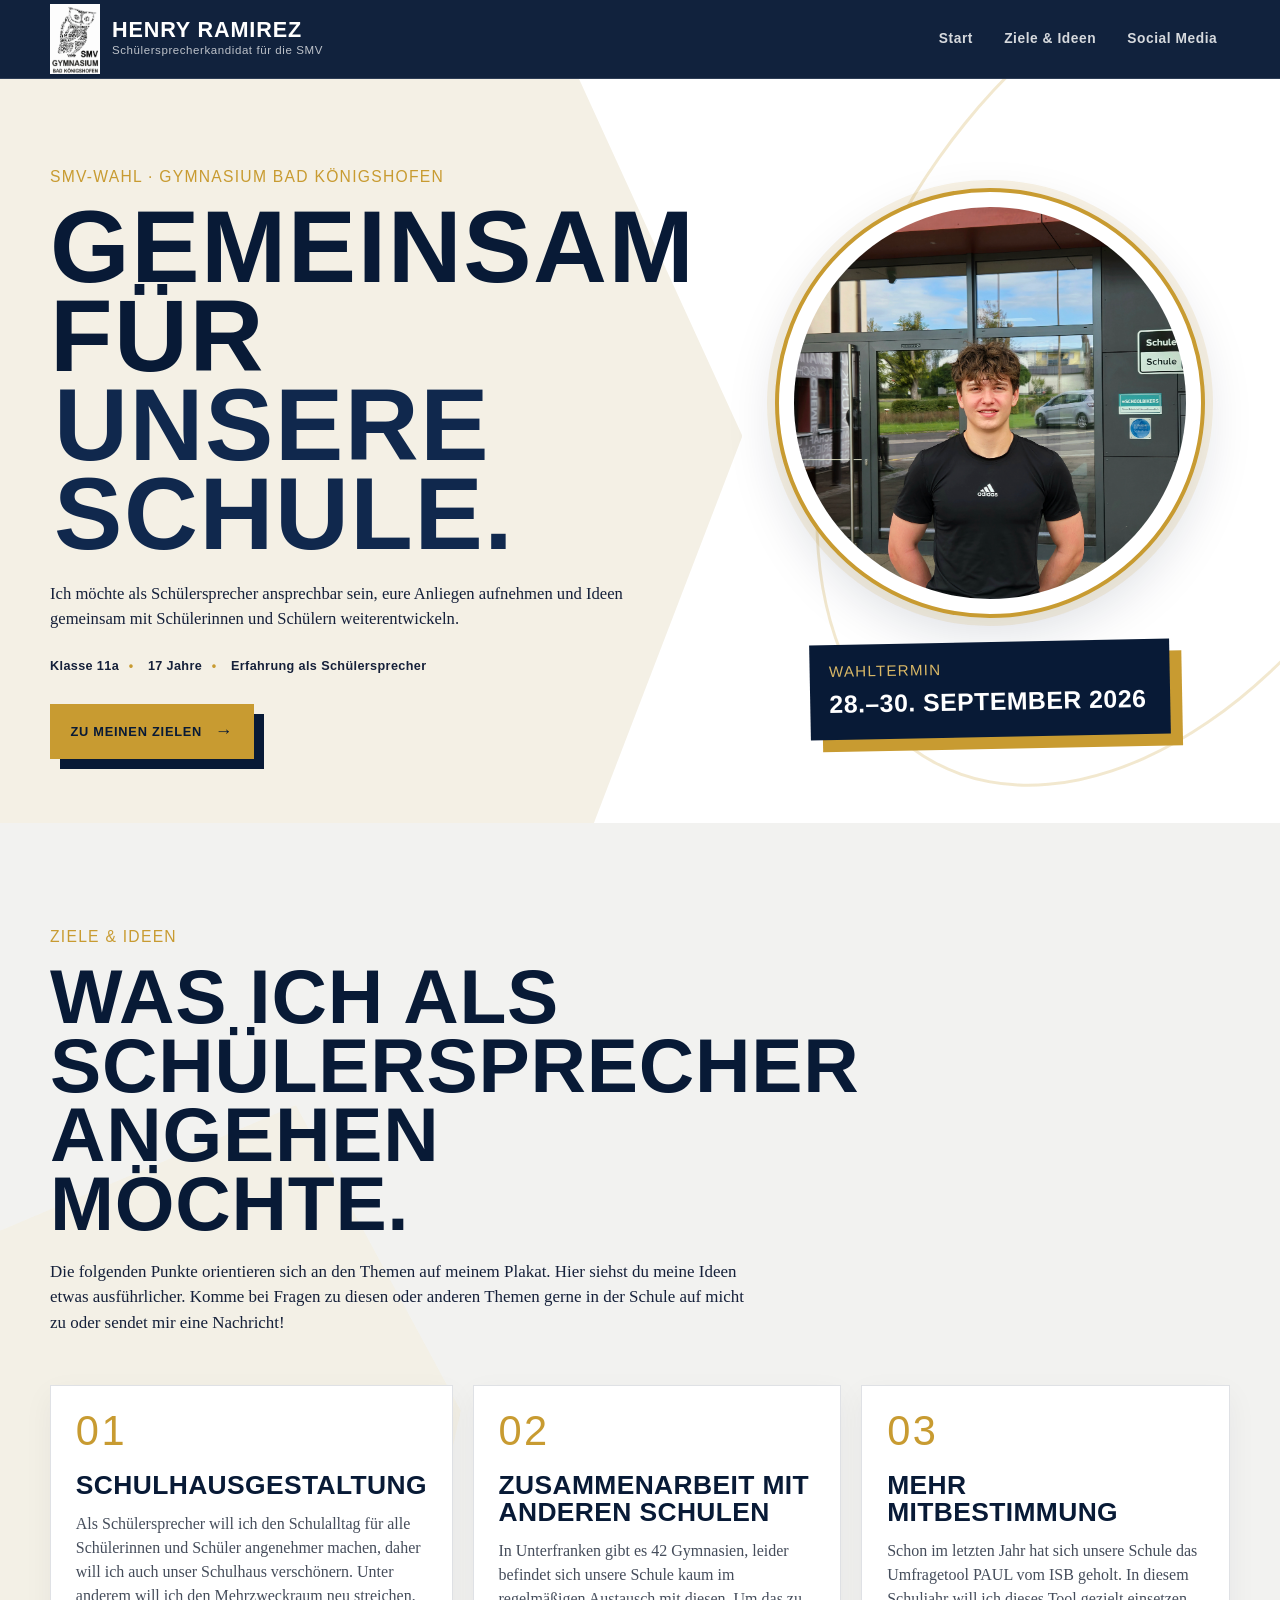
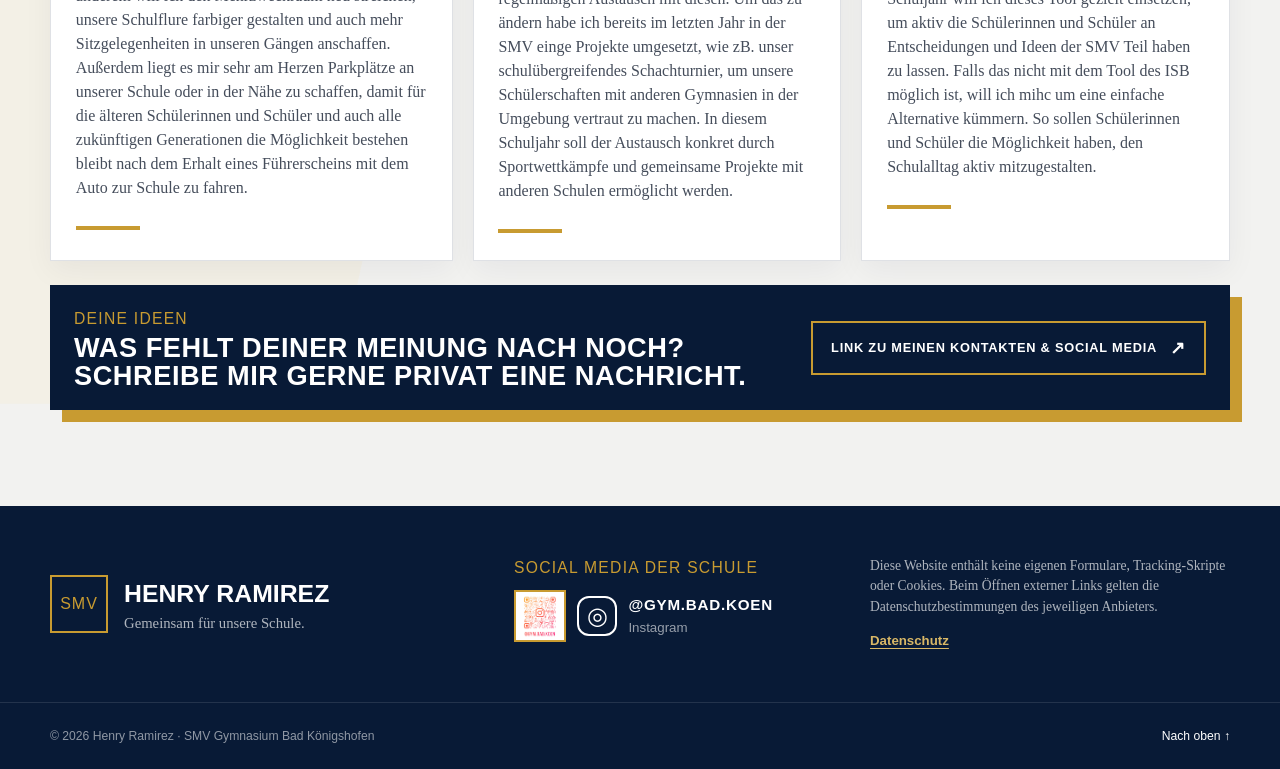
<file: index.html>
<!DOCTYPE html>
<html lang="de">
<head>
  <meta charset="UTF-8">
  <meta name="viewport" content="width=device-width, initial-scale=1.0">
  <meta name="description" content="Henry Ramirez – Informationen zur Kandidatur als Schülersprecher am Gymnasium Bad Königshofen.">
  <title>Henry Ramirez | Gemeinsam für unsere Schule</title>
  <link rel="stylesheet" href="styles.css">
  <link rel="icon" type="image/png" href="11156.png">
  <style>
/* =========================
   HANDY / MOBILE
   ========================= */

@media (max-width: 700px) {

  /* Allgemein */
  html {
    scroll-padding-top: 74px;
  }

  body {
    overflow-x: hidden;
  }

  .container {
    width: min(100% - 2rem, 1180px);
  }


  /* =========================
     HEADER
     ========================= */

  .header-inner {
    min-height: 70px;
    gap: 1rem;
  }

  .brand {
    gap: .55rem;
  }

  .brand-logo {
    width: 38px;
    height: 38px;
  }

  .brand-copy strong {
    font-size: 1.05rem;
  }

  .brand-copy small {
    display: none;
  }

  /* Burger-Menü */
  .burger {
    display: grid;
    place-items: center;
    gap: 5px;
    width: 42px;
    height: 42px;
    flex-shrink: 0;
    cursor: pointer;
  }

  .burger span {
    display: block;
    width: 23px;
    height: 2px;
    background: var(--white);
    transition:
      transform .25s ease,
      opacity .2s ease;
  }

  /* Burger → X */
  .nav-toggle:checked + .burger span:nth-child(1) {
    transform: translateY(7px) rotate(45deg);
  }

  .nav-toggle:checked + .burger span:nth-child(2) {
    opacity: 0;
  }

  .nav-toggle:checked + .burger span:nth-child(3) {
    transform: translateY(-7px) rotate(-45deg);
  }

  /* Mobile Navigation */
  .main-nav {
    position: absolute;
    top: calc(100% + 8px);
    left: 1rem;
    right: 1rem;

    display: grid;
    gap: .2rem;

    padding: .55rem;

    background: var(--navy);
    border: 1px solid rgba(255,255,255,.12);
    box-shadow: 0 18px 40px rgba(8,26,54,.25);

    opacity: 0;
    pointer-events: none;
    transform: translateY(-10px);

    transition:
      opacity .25s ease,
      transform .25s ease;
  }

  .nav-toggle:checked ~ .main-nav {
    opacity: 1;
    pointer-events: auto;
    transform: translateY(0);
  }

  .main-nav a {
    padding: .9rem 1rem;
    font-size: .85rem;
  }


  /* =========================
     HERO
     ========================= */

  .hero {
    min-height: auto;
  }

  .hero::before {
    width: 100%;
    clip-path: polygon(
      0 0,
      88% 0,
      100% 16%,
      92% 100%,
      0 100%
    );
  }

  .hero-diagonal {
    right: -35vw;
    top: -5vh;
    width: 75vw;
    height: 110vw;
    opacity: .25;
  }

  .hero-grid {
    min-height: auto;

    display: grid;
    grid-template-columns: 1fr;

    gap: 2.8rem;

    padding-top: 3.2rem;
    padding-bottom: 3.8rem;
  }

  .hero-content {
    width: 100%;
  }

  .eyebrow {
    font-size: .82rem;
    margin-bottom: .6rem;
  }

  .hero h1 {
    max-width: 100%;
    font-size: clamp(3.4rem, 17vw, 5rem);
    line-height: .88;
    word-break: normal;
  }

  .hero-lead {
    margin-top: 1.2rem;
    max-width: 100%;
    font-size: 1rem;
    line-height: 1.55;
  }

  .hero-facts {
    display: grid;
    gap: .4rem;
    margin-top: 1.3rem;
    font-size: .78rem;
  }

  .hero-facts span:not(:last-child)::after {
    display: none;
  }

  .button {
    width: 100%;
    margin-top: 1.5rem;
  }

  .button-gold {
    box-shadow: 7px 7px 0 var(--navy);
  }


  /* =========================
     BILD
     ========================= */

  .hero-visual {
    width: 100%;
    justify-items: center;
    gap: 1.5rem;
  }

  .portrait-frame {
    width: min(78vw, 340px);
    padding: 11px;
    border-width: 3px;
    box-shadow:
      0 0 0 6px rgba(200,155,49,.13),
      0 15px 35px rgba(8,26,54,.12);
  }

  .portrait-fallback {
    inset: 11px;
    font-size: 2.2rem;
  }

  .election-card {
    width: min(88vw, 330px);
    padding: .9rem 1rem;
    box-shadow: 8px 8px 0 var(--gold);
  }

  .election-label {
    font-size: .78rem;
  }

  .election-card strong {
    font-size: 1.1rem;
  }


  /* =========================
     ZIELE
     ========================= */

  .ideas {
    padding: 4.2rem 0;
  }

  .ideas::before {
    left: -30%;
    width: 95%;
    height: 60%;
  }

  .section-heading {
    margin-bottom: 2rem;
  }

  .section-heading h2 {
    font-size: clamp(2.8rem, 13vw, 4.3rem);
    line-height: .92;
  }

  .section-heading > p:last-child {
    margin-top: 1rem;
    font-size: 1rem;
  }

  .ideas-grid {
    grid-template-columns: 1fr;
    gap: 1rem;
  }

  .idea-card {
    min-height: auto;
    padding: 1.3rem;
  }

  .idea-number {
    font-size: 2.2rem;
  }

  .idea-card h3 {
    font-size: 1.45rem;
    line-height: 1;
    margin-top: 1rem;
  }

  .idea-card p {
    font-size: .96rem;
    line-height: 1.5;
  }

  /* Hover auf Touch-Geräten vermeiden */
  .idea-card:hover {
    transform: none;
  }

  .idea-line {
    margin-top: 1.25rem;
  }

  .ideas-note {
    align-items: flex-start;
    flex-direction: column;
    gap: 1rem;

    margin-top: 1.2rem;
    padding: 1.2rem;

    box-shadow: 7px 7px 0 var(--gold);
  }

  .ideas-note h3 {
    font-size: 1.45rem;
  }

  .button-outline {
    width: 100%;
  }


  /* =========================
     FOOTER
     ========================= */

  .footer-grid {
    grid-template-columns: 1fr;
    gap: 2rem;
    padding: 2.5rem 0;
  }

  .footer-brand {
    gap: .8rem;
  }

  .footer-mark {
    width: 50px;
    height: 50px;
    font-size: .9rem;
  }

  .footer-brand strong {
    font-size: 1.3rem;
  }

  .footer-brand span {
    font-size: .85rem;
  }

  .instagram-link {
    width: 100%;
  }

  .instagram-qr {
    width: 48px;
    height: 48px;
    flex-basis: 48px;
  }

  .footer-legal p {
    font-size: .82rem;
    line-height: 1.5;
  }

  .footer-bottom-inner {
    min-height: auto;
    padding: .9rem 0;

    display: flex;
    flex-direction: column;
    align-items: flex-start;
    justify-content: center;
    gap: .5rem;
  }

  .footer-bottom-inner p {
    font-size: .7rem;
    line-height: 1.4;
  }
}


/* =========================
   SEHR KLEINE HANDYS
   ========================= */

@media (max-width: 400px) {

  .container {
    width: calc(100% - 1.4rem);
  }

  .header-inner {
    min-height: 66px;
  }

  .brand-copy strong {
    font-size: .95rem;
  }

  .brand-logo {
    width: 34px;
    height: 34px;
  }

  .hero-grid {
    padding-top: 2.7rem;
  }

  .hero h1 {
    font-size: clamp(3rem, 16vw, 4.2rem);
  }

  .hero-lead {
    font-size: .94rem;
  }

  .portrait-frame {
    width: min(82vw, 300px);
  }

  .election-card {
    width: 90vw;
  }

  .section-heading h2 {
    font-size: clamp(2.5rem, 13vw, 3.6rem);
  }

  .idea-card {
    padding: 1.15rem;
  }

  .idea-card h3 {
    font-size: 1.3rem;
  }
}
</style>
</head>
<body>
  <a class="skip-link" href="#main">Zum Inhalt springen</a>

  <header class="site-header">
    <div class="header-inner">
      <a class="brand" href="#start" aria-label="Startseite">
        
        <img
          src="11156.png"
          alt="SMV-Logo des Gymnasiums Bad Königshofen"
          width="50"
          height="70"
        >
        <span class="brand-copy">
          <strong>Henry Ramirez</strong>
          <small>Schülersprecherkandidat für die SMV</small>
        </span>
      </a>

      <input class="nav-toggle" type="checkbox" id="nav-toggle" aria-label="Menü öffnen oder schließen">
      <label class="burger" for="nav-toggle" aria-label="Navigationsmenü öffnen">
        <span></span>
        <span></span>
        <span></span>
      </label>

      <nav class="main-nav" aria-label="Hauptnavigation">
        <a href="#start">Start</a>
        <a href="#ziele">Ziele &amp; Ideen</a>
        <a href="#social">Social Media</a>
      </nav>
    </div>
  </header>

  <main id="main">
    <!-- ================= HERO ================= -->
    <section class="hero section" id="start">
      <div class="hero-diagonal" aria-hidden="true"></div>

      <div class="container hero-grid">
        <div class="hero-content reveal-up">
          <p class="eyebrow">SMV-Wahl · Gymnasium Bad Königshofen</p>
          <h1>Gemeinsam für<br><span>unsere Schule.</span></h1>
          <p class="hero-lead">
            Ich möchte als Schülersprecher ansprechbar sein, eure Anliegen aufnehmen
            und Ideen gemeinsam mit Schülerinnen und Schülern weiterentwickeln.
          </p>

          <div class="hero-facts" aria-label="Kurzinfos">
            <span>Klasse 11a</span>
            <span>17 Jahre</span>
            <span>Erfahrung als Schülersprecher</span>
          </div>

          <a class="button button-gold" href="#ziele">
            Zu meinen Zielen
            <span aria-hidden="true">→</span>
          </a>
        </div>

        <div class="hero-visual reveal-in">
          <div class="portrait-frame">
            
            <img
              src="20260917_153658(0) (1).jpg"
              alt="Porträtfoto von Henry Ramirez vor dem Gymnasium Bad Königshofen"
            >
            <div class="portrait-fallback" aria-hidden="true">
              <span>HENRY<br>RAMIREZ</span>
            </div>
          </div>

          <div class="election-card">
            <span class="election-label">Wahltermin</span>
            <strong>28.–30. September 2026</strong>
          </div>
        </div>
      </div>
    </section>

    <!-- ================= ZIELE & IDEEN ================= -->
    <section class="ideas section" id="ziele">
      <div class="container">
        <div class="section-heading reveal-up">
          <p class="eyebrow">Ziele &amp; Ideen</p>
          <h2>Was ich als Schülersprecher angehen möchte.</h2>
          <p>
            Die folgenden Punkte orientieren sich an den Themen auf meinem Plakat. Hier siehst du meine Ideen etwas ausführlicher. Komme bei Fragen zu diesen oder anderen Themen gerne in der Schule auf micht zu oder sendet mir eine Nachricht!
          </p>
        </div>

        <div class="ideas-grid">
          <article class="idea-card reveal-up">
            <div class="idea-number">01</div>
            <h3>Schulhausgestaltung</h3>
            <p>
              Als Schülersprecher will ich den Schulalltag für alle Schülerinnen und Schüler angenehmer machen, daher will ich auch unser Schulhaus verschönern. Unter anderem will ich den Mehrzweckraum neu streichen, unsere Schulflure farbiger gestalten und auch mehr Sitzgelegenheiten in unseren Gängen anschaffen.
              Außerdem liegt es mir sehr am Herzen Parkplätze an unserer Schule oder in der Nähe zu schaffen, damit für die älteren Schülerinnen und Schüler und auch alle zukünftigen Generationen die Möglichkeit bestehen bleibt nach dem Erhalt eines Führerscheins mit dem Auto zur Schule zu fahren. 
            </p>
            <span class="idea-line" aria-hidden="true"></span>
          </article>

          <article class="idea-card reveal-up delay-1">
            <div class="idea-number">02</div>
            <h3>Zusammenarbeit mit anderen Schulen</h3>
            <p>
              In Unterfranken gibt es 42 Gymnasien, leider befindet sich unsere Schule kaum im regelmäßigen Austausch mit diesen.
              Um das zu ändern habe ich bereits im letzten Jahr in der SMV einge Projekte umgesetzt, wie zB. unser schulübergreifendes Schachturnier, um unsere Schülerschaften mit anderen Gymnasien in der Umgebung vertraut zu machen. 
              In diesem Schuljahr soll der Austausch konkret durch Sportwettkämpfe und gemeinsame Projekte mit anderen Schulen ermöglicht werden.
            </p>
            <span class="idea-line" aria-hidden="true"></span>
          </article>

          <article class="idea-card reveal-up delay-2">
            <div class="idea-number">03</div>
            <h3>Mehr Mitbestimmung</h3>
            <p>
              Schon im letzten Jahr hat sich unsere Schule das Umfragetool PAUL vom ISB geholt. 
              In diesem Schuljahr will ich dieses Tool gezielt einsetzen, um aktiv die Schülerinnen und Schüler an Entscheidungen und Ideen der SMV Teil haben zu lassen. 
              Falls das nicht mit dem Tool des ISB möglich ist, will ich mihc um eine einfache Alternative kümmern.
              So sollen Schülerinnen und Schüler die Möglichkeit haben, den Schulalltag aktiv mitzugestalten.
            </p>
            <span class="idea-line" aria-hidden="true"></span>
          </article>
        </div>

        <div class="ideas-note reveal-up">
          <div>
            <p class="eyebrow">Deine Ideen</p>
            <h3>Was fehlt deiner Meinung nach noch? Schreibe mir gerne privat eine Nachricht.</h3>
          </div>
          <a class="button button-outline" href="linktree.html">Link zu meinen Kontakten &amp; Social Media <span aria-hidden="true">↗</span></a>
        </div>
      </div>
    </section>
  </main>

  <!-- ================= FOOTER ================= -->
  <footer class="site-footer" id="social">
    <div class="container footer-grid">
      <div class="footer-brand">
        <div class="footer-mark" aria-hidden="true">SMV</div>
        <div>
          <strong>Henry Ramirez</strong>
          <span>Gemeinsam für unsere Schule.</span>
        </div>
      </div>

      <div class="footer-social">
        <p class="footer-kicker">Social Media der Schule</p>
        <a class="instagram-link" href="https://www.instagram.com/gym.bad.koen/" target="_blank" rel="noopener noreferrer">
          <!-- Optional: Lege den QR-Code aus dem Plakat später als images/instagram-qr.jpg ab. -->
          <img class="instagram-qr" src="instagram-qr.jpg" alt="Instagram-QR-Code zum Profil @GYM.BAD.KOEN" onerror="this.style.display='none'">
          <span class="instagram-icon" aria-hidden="true">◎</span>
          <span>
            <strong>@GYM.BAD.KOEN</strong>
            <small>Instagram</small>
          </span>
        </a>
      </div>

      <div class="footer-legal">
        <p>
          Diese Website enthält keine eigenen Formulare, Tracking-Skripte oder Cookies.
          Beim Öffnen externer Links gelten die Datenschutzbestimmungen des jeweiligen Anbieters.
        </p>
        <a href="datenschutz.html">Datenschutz</a>
      </div>
    </div>

    <div class="footer-bottom">
      <div class="container footer-bottom-inner">
        <p>&copy; 2026 Henry Ramirez · SMV Gymnasium Bad Königshofen</p>
        <a href="#start">Nach oben ↑</a>
      </div>
    </div>
  </footer>
</body>
</html>
</file>
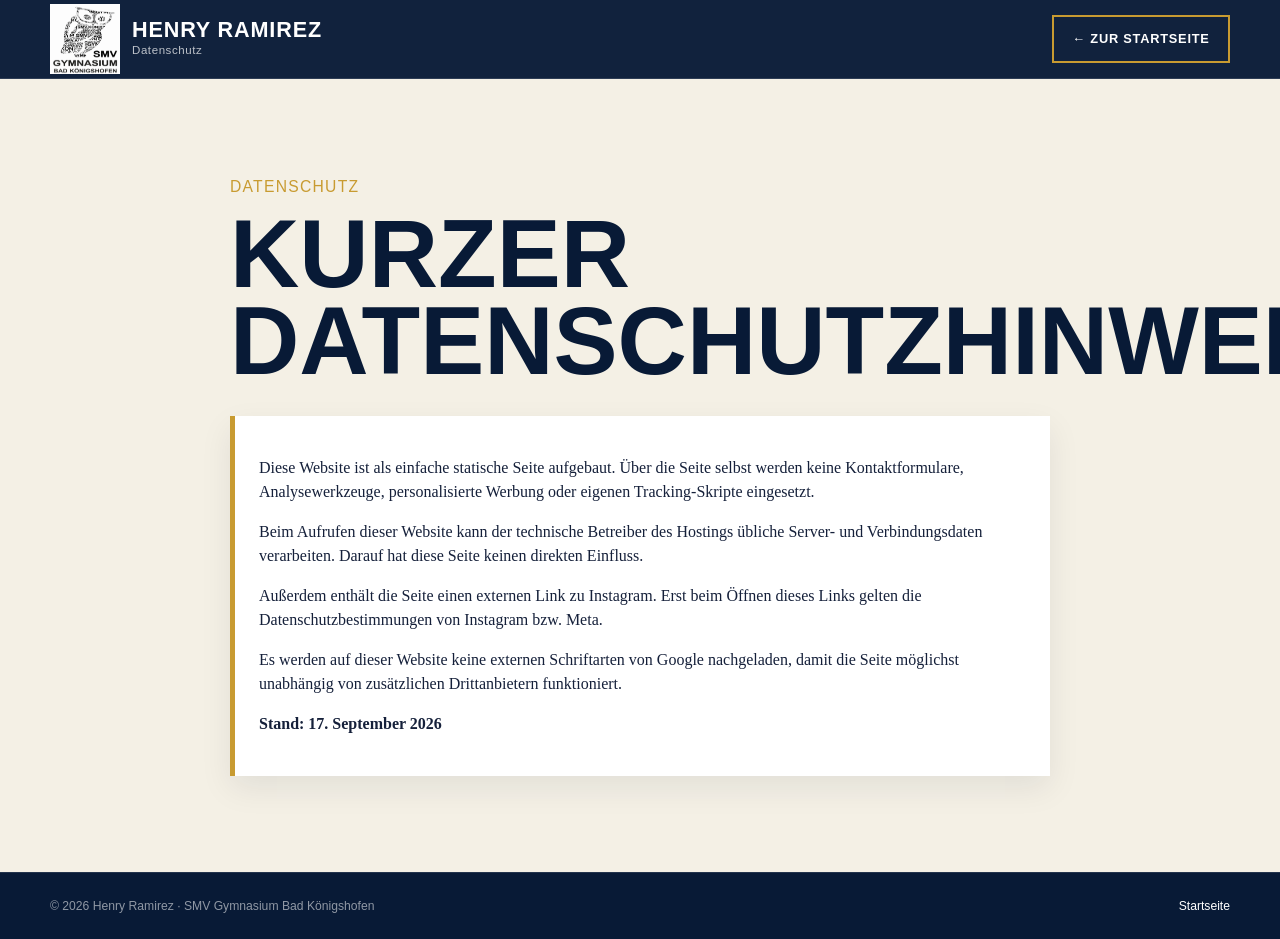
<file: datenschutz.html>
<!DOCTYPE html>
<html lang="de">
<head>
  <meta charset="UTF-8">
  <meta name="viewport" content="width=device-width, initial-scale=1.0">
  <meta name="description" content="Datenschutzhinweise für die Website von Henry Ramirez.">
  <title>Datenschutz | Henry Ramirez</title>
  <link rel="stylesheet" href="styles.css">
</head>
<body>
  <header class="site-header">
    <div class="header-inner">
      <a class="brand" href="index.html" aria-label="Zur Startseite">
       <img
          src="11156.png"
          alt="SMV-Logo des Gymnasiums Bad Königshofen"
          width="70"
          height="70"
        >
        <span class="brand-copy">
          <strong>Henry Ramirez</strong>
          <small>Datenschutz</small>
        </span>
      </a>
      <a class="button button-outline" href="index.html" style="margin:0">← Zur Startseite</a>
    </div>
  </header>

  <main class="section" style="background:#f4f0e5; padding:6rem 0; min-height:70vh;">
    <div class="container" style="max-width:820px;">
      <p class="eyebrow">Datenschutz</p>
      <h1 style="margin:0; color:#081a36; font-family:Impact,Haettenschweiler,'Arial Narrow Bold',sans-serif; font-size:clamp(3.2rem,8vw,6rem); line-height:.9; text-transform:uppercase;">Kurzer Datenschutzhinweis</h1>

      <div style="margin-top:2rem; background:#fff; padding:1.5rem; border-left:5px solid #c89b31; box-shadow:0 12px 30px rgba(8,26,54,.08);">
        <p>Diese Website ist als einfache statische Seite aufgebaut. Über die Seite selbst werden keine Kontaktformulare, Analysewerkzeuge, personalisierte Werbung oder eigenen Tracking-Skripte eingesetzt.</p>
        <p>Beim Aufrufen dieser Website kann der technische Betreiber des Hostings übliche Server- und Verbindungsdaten verarbeiten. Darauf hat diese Seite keinen direkten Einfluss.</p>
        <p>Außerdem enthält die Seite einen externen Link zu Instagram. Erst beim Öffnen dieses Links gelten die Datenschutzbestimmungen von Instagram bzw. Meta.</p>
        <p>Es werden auf dieser Website keine externen Schriftarten von Google nachgeladen, damit die Seite möglichst unabhängig von zusätzlichen Drittanbietern funktioniert.</p>
        <p><strong>Stand: 17. September 2026</strong></p>
      </div>
    </div>
  </main>

  <footer class="site-footer">
    <div class="footer-bottom">
      <div class="container footer-bottom-inner">
        <p>&copy; 2026 Henry Ramirez · SMV Gymnasium Bad Königshofen</p>
        <a href="index.html">Startseite</a>
      </div>
    </div>
  </footer>
</body>
</html>
</file>
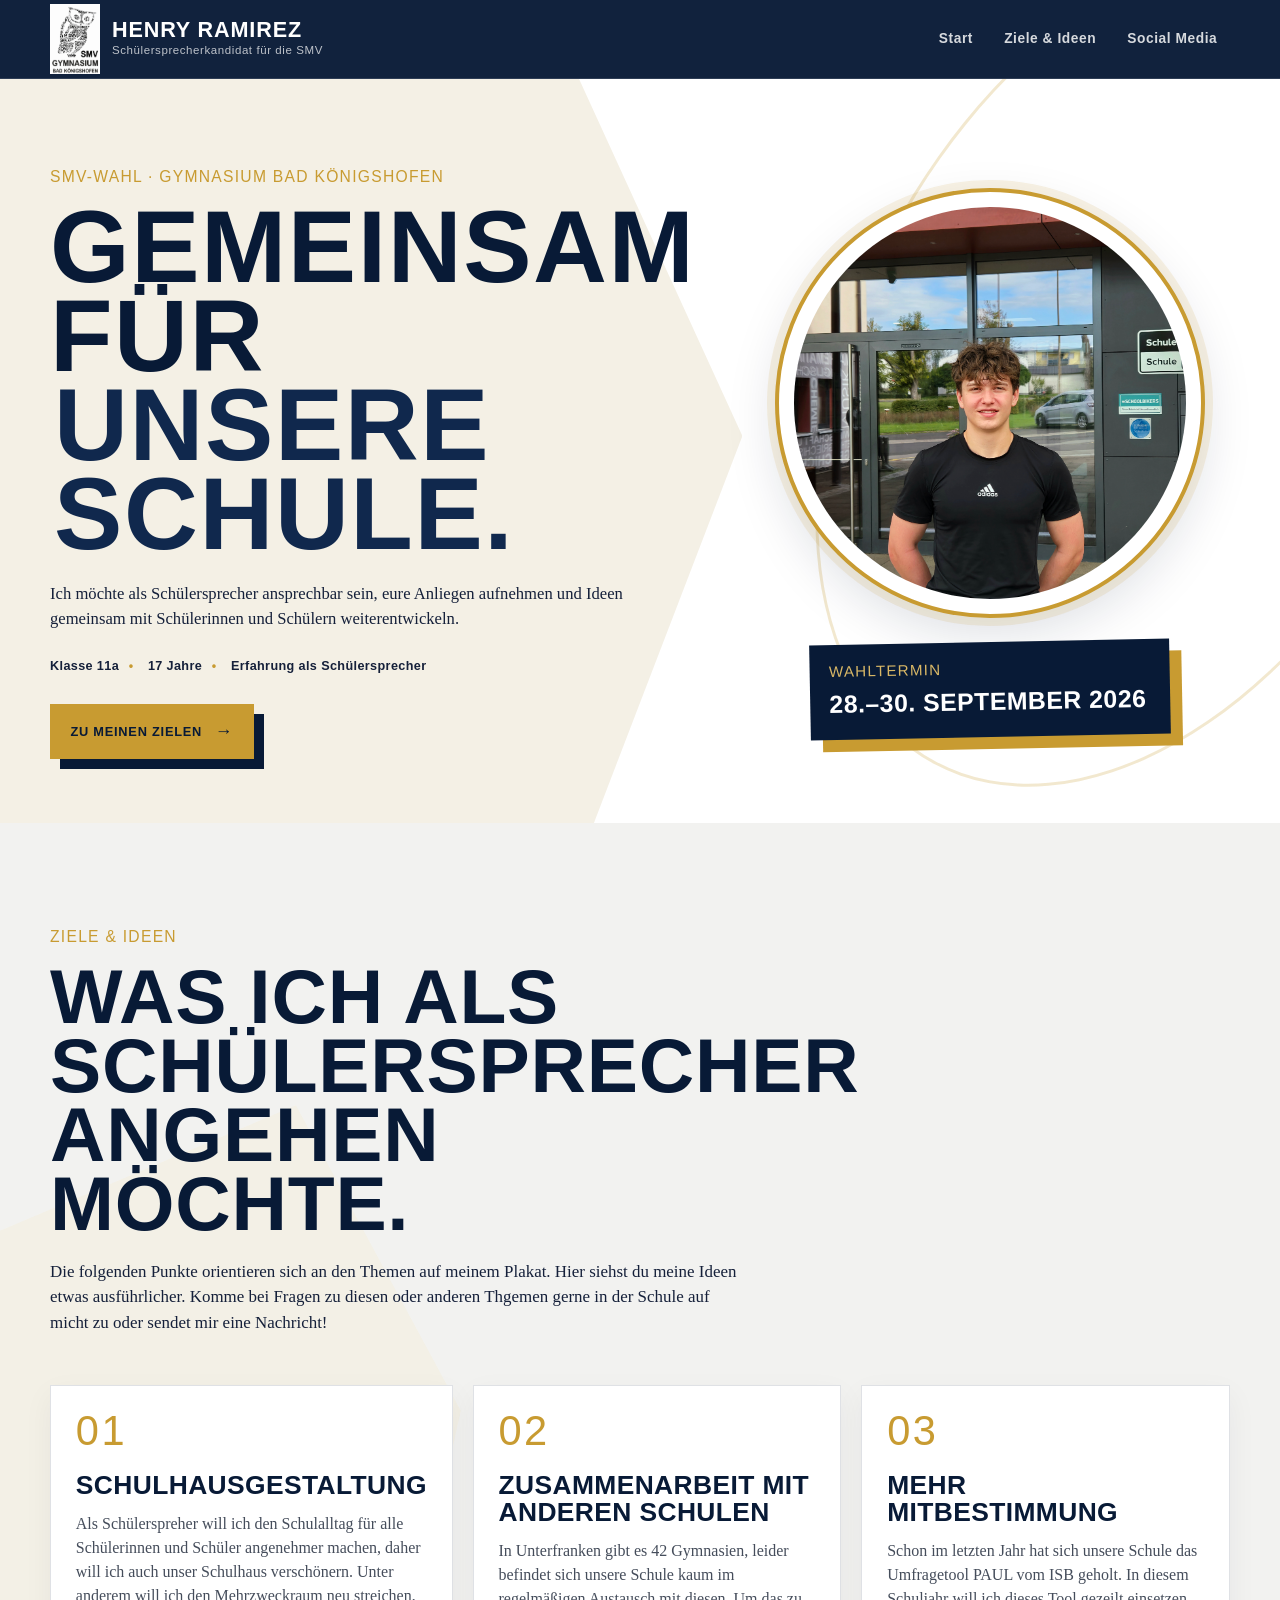
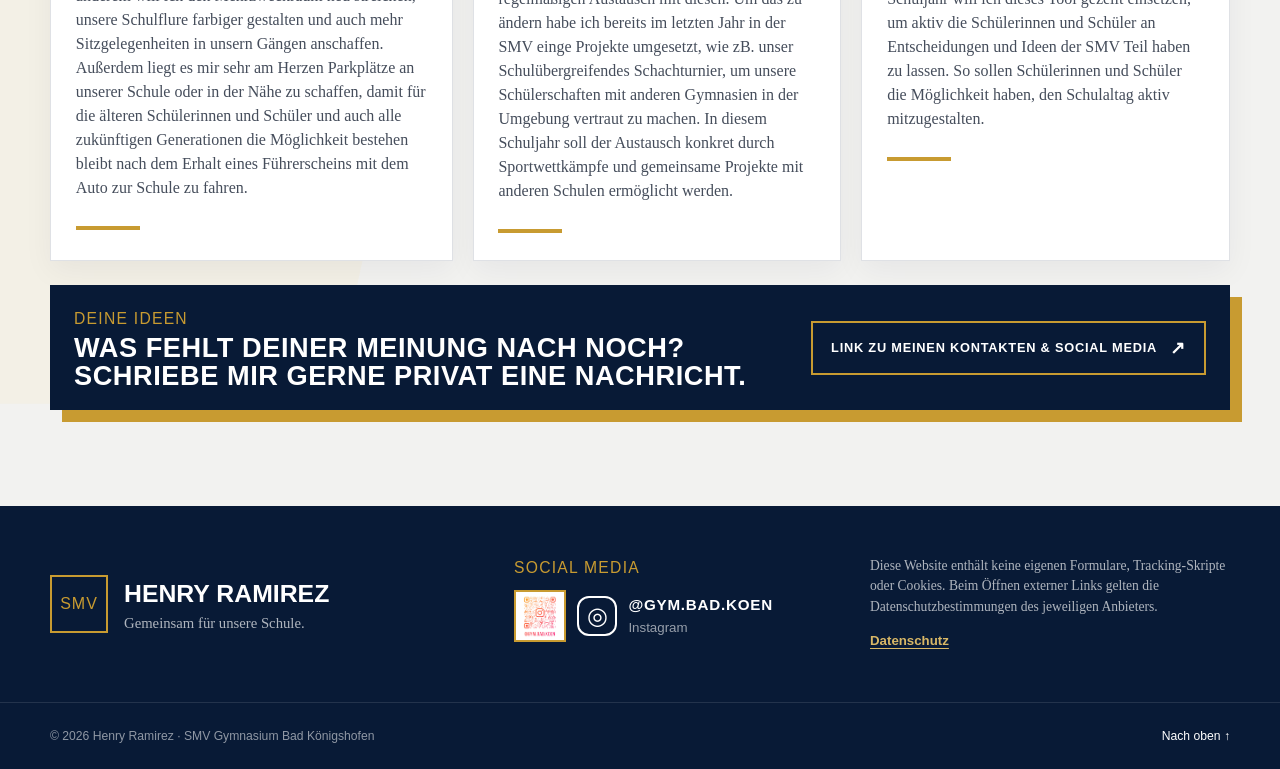
<file: henry-ramirez-wahlkampf.html>
<!DOCTYPE html>
<html lang="de">
<head>
  <meta charset="UTF-8">
  <meta name="viewport" content="width=device-width, initial-scale=1.0">
  <meta name="description" content="Henry Ramirez – Informationen zur Kandidatur als Schülersprecher am Gymnasium Bad Königshofen.">
  <title>Henry Ramirez | Gemeinsam für unsere Schule</title>
  <link rel="stylesheet" href="styles.css">
  <link rel="11156.png" />
  <style>
/* =========================
   HANDY / MOBILE
   ========================= */

@media (max-width: 700px) {

  /* Allgemein */
  html {
    scroll-padding-top: 74px;
  }

  body {
    overflow-x: hidden;
  }

  .container {
    width: min(100% - 2rem, 1180px);
  }


  /* =========================
     HEADER
     ========================= */

  .header-inner {
    min-height: 70px;
    gap: 1rem;
  }

  .brand {
    gap: .55rem;
  }

  .brand-logo {
    width: 38px;
    height: 38px;
  }

  .brand-copy strong {
    font-size: 1.05rem;
  }

  .brand-copy small {
    display: none;
  }

  /* Burger-Menü */
  .burger {
    display: grid;
    place-items: center;
    gap: 5px;
    width: 42px;
    height: 42px;
    flex-shrink: 0;
    cursor: pointer;
  }

  .burger span {
    display: block;
    width: 23px;
    height: 2px;
    background: var(--white);
    transition:
      transform .25s ease,
      opacity .2s ease;
  }

  /* Burger → X */
  .nav-toggle:checked + .burger span:nth-child(1) {
    transform: translateY(7px) rotate(45deg);
  }

  .nav-toggle:checked + .burger span:nth-child(2) {
    opacity: 0;
  }

  .nav-toggle:checked + .burger span:nth-child(3) {
    transform: translateY(-7px) rotate(-45deg);
  }

  /* Mobile Navigation */
  .main-nav {
    position: absolute;
    top: calc(100% + 8px);
    left: 1rem;
    right: 1rem;

    display: grid;
    gap: .2rem;

    padding: .55rem;

    background: var(--navy);
    border: 1px solid rgba(255,255,255,.12);
    box-shadow: 0 18px 40px rgba(8,26,54,.25);

    opacity: 0;
    pointer-events: none;
    transform: translateY(-10px);

    transition:
      opacity .25s ease,
      transform .25s ease;
  }

  .nav-toggle:checked ~ .main-nav {
    opacity: 1;
    pointer-events: auto;
    transform: translateY(0);
  }

  .main-nav a {
    padding: .9rem 1rem;
    font-size: .85rem;
  }


  /* =========================
     HERO
     ========================= */

  .hero {
    min-height: auto;
  }

  .hero::before {
    width: 100%;
    clip-path: polygon(
      0 0,
      88% 0,
      100% 16%,
      92% 100%,
      0 100%
    );
  }

  .hero-diagonal {
    right: -35vw;
    top: -5vh;
    width: 75vw;
    height: 110vw;
    opacity: .25;
  }

  .hero-grid {
    min-height: auto;

    display: grid;
    grid-template-columns: 1fr;

    gap: 2.8rem;

    padding-top: 3.2rem;
    padding-bottom: 3.8rem;
  }

  .hero-content {
    width: 100%;
  }

  .eyebrow {
    font-size: .82rem;
    margin-bottom: .6rem;
  }

  .hero h1 {
    max-width: 100%;
    font-size: clamp(3.4rem, 17vw, 5rem);
    line-height: .88;
    word-break: normal;
  }

  .hero-lead {
    margin-top: 1.2rem;
    max-width: 100%;
    font-size: 1rem;
    line-height: 1.55;
  }

  .hero-facts {
    display: grid;
    gap: .4rem;
    margin-top: 1.3rem;
    font-size: .78rem;
  }

  .hero-facts span:not(:last-child)::after {
    display: none;
  }

  .button {
    width: 100%;
    margin-top: 1.5rem;
  }

  .button-gold {
    box-shadow: 7px 7px 0 var(--navy);
  }


  /* =========================
     BILD
     ========================= */

  .hero-visual {
    width: 100%;
    justify-items: center;
    gap: 1.5rem;
  }

  .portrait-frame {
    width: min(78vw, 340px);
    padding: 11px;
    border-width: 3px;
    box-shadow:
      0 0 0 6px rgba(200,155,49,.13),
      0 15px 35px rgba(8,26,54,.12);
  }

  .portrait-fallback {
    inset: 11px;
    font-size: 2.2rem;
  }

  .election-card {
    width: min(88vw, 330px);
    padding: .9rem 1rem;
    box-shadow: 8px 8px 0 var(--gold);
  }

  .election-label {
    font-size: .78rem;
  }

  .election-card strong {
    font-size: 1.1rem;
  }


  /* =========================
     ZIELE
     ========================= */

  .ideas {
    padding: 4.2rem 0;
  }

  .ideas::before {
    left: -30%;
    width: 95%;
    height: 60%;
  }

  .section-heading {
    margin-bottom: 2rem;
  }

  .section-heading h2 {
    font-size: clamp(2.8rem, 13vw, 4.3rem);
    line-height: .92;
  }

  .section-heading > p:last-child {
    margin-top: 1rem;
    font-size: 1rem;
  }

  .ideas-grid {
    grid-template-columns: 1fr;
    gap: 1rem;
  }

  .idea-card {
    min-height: auto;
    padding: 1.3rem;
  }

  .idea-number {
    font-size: 2.2rem;
  }

  .idea-card h3 {
    font-size: 1.45rem;
    line-height: 1;
    margin-top: 1rem;
  }

  .idea-card p {
    font-size: .96rem;
    line-height: 1.5;
  }

  /* Hover auf Touch-Geräten vermeiden */
  .idea-card:hover {
    transform: none;
  }

  .idea-line {
    margin-top: 1.25rem;
  }

  .ideas-note {
    align-items: flex-start;
    flex-direction: column;
    gap: 1rem;

    margin-top: 1.2rem;
    padding: 1.2rem;

    box-shadow: 7px 7px 0 var(--gold);
  }

  .ideas-note h3 {
    font-size: 1.45rem;
  }

  .button-outline {
    width: 100%;
  }


  /* =========================
     FOOTER
     ========================= */

  .footer-grid {
    grid-template-columns: 1fr;
    gap: 2rem;
    padding: 2.5rem 0;
  }

  .footer-brand {
    gap: .8rem;
  }

  .footer-mark {
    width: 50px;
    height: 50px;
    font-size: .9rem;
  }

  .footer-brand strong {
    font-size: 1.3rem;
  }

  .footer-brand span {
    font-size: .85rem;
  }

  .instagram-link {
    width: 100%;
  }

  .instagram-qr {
    width: 48px;
    height: 48px;
    flex-basis: 48px;
  }

  .footer-legal p {
    font-size: .82rem;
    line-height: 1.5;
  }

  .footer-bottom-inner {
    min-height: auto;
    padding: .9rem 0;

    display: flex;
    flex-direction: column;
    align-items: flex-start;
    justify-content: center;
    gap: .5rem;
  }

  .footer-bottom-inner p {
    font-size: .7rem;
    line-height: 1.4;
  }
}


/* =========================
   SEHR KLEINE HANDYS
   ========================= */

@media (max-width: 400px) {

  .container {
    width: calc(100% - 1.4rem);
  }

  .header-inner {
    min-height: 66px;
  }

  .brand-copy strong {
    font-size: .95rem;
  }

  .brand-logo {
    width: 34px;
    height: 34px;
  }

  .hero-grid {
    padding-top: 2.7rem;
  }

  .hero h1 {
    font-size: clamp(3rem, 16vw, 4.2rem);
  }

  .hero-lead {
    font-size: .94rem;
  }

  .portrait-frame {
    width: min(82vw, 300px);
  }

  .election-card {
    width: 90vw;
  }

  .section-heading h2 {
    font-size: clamp(2.5rem, 13vw, 3.6rem);
  }

  .idea-card {
    padding: 1.15rem;
  }

  .idea-card h3 {
    font-size: 1.3rem;
  }
}
</style>
</head>
<body>
  <a class="skip-link" href="#main">Zum Inhalt springen</a>

  <header class="site-header">
    <div class="header-inner">
      <a class="brand" href="#start" aria-label="Startseite">
        
        <img
          src="11156.png"
          alt="SMV-Logo des Gymnasiums Bad Königshofen"
          width="50"
          height="70"
        >
        <span class="brand-copy">
          <strong>Henry Ramirez</strong>
          <small>Schülersprecherkandidat für die SMV</small>
        </span>
      </a>

      <input class="nav-toggle" type="checkbox" id="nav-toggle" aria-label="Menü öffnen oder schließen">
      <label class="burger" for="nav-toggle" aria-label="Navigationsmenü öffnen">
        <span></span>
        <span></span>
        <span></span>
      </label>

      <nav class="main-nav" aria-label="Hauptnavigation">
        <a href="#start">Start</a>
        <a href="#ziele">Ziele &amp; Ideen</a>
        <a href="#social">Social Media</a>
      </nav>
    </div>
  </header>

  <main id="main">
    <!-- ================= HERO ================= -->
    <section class="hero section" id="start">
      <div class="hero-diagonal" aria-hidden="true"></div>

      <div class="container hero-grid">
        <div class="hero-content reveal-up">
          <p class="eyebrow">SMV-Wahl · Gymnasium Bad Königshofen</p>
          <h1>Gemeinsam für<br><span>unsere Schule.</span></h1>
          <p class="hero-lead">
            Ich möchte als Schülersprecher ansprechbar sein, eure Anliegen aufnehmen
            und Ideen gemeinsam mit Schülerinnen und Schülern weiterentwickeln.
          </p>

          <div class="hero-facts" aria-label="Kurzinfos">
            <span>Klasse 11a</span>
            <span>17 Jahre</span>
            <span>Erfahrung als Schülersprecher</span>
          </div>

          <a class="button button-gold" href="#ziele">
            Zu meinen Zielen
            <span aria-hidden="true">→</span>
          </a>
        </div>

        <div class="hero-visual reveal-in">
          <div class="portrait-frame">
            
            <img
              src="20260917_153658(0) (1).jpg"
              alt="Porträtfoto von Henry Ramirez vor dem Gymnasium Bad Königshofen"
            >
            <div class="portrait-fallback" aria-hidden="true">
              <span>HENRY<br>RAMIREZ</span>
            </div>
          </div>

          <div class="election-card">
            <span class="election-label">Wahltermin</span>
            <strong>28.–30. September 2026</strong>
          </div>
        </div>
      </div>
    </section>

    <!-- ================= ZIELE & IDEEN ================= -->
    <section class="ideas section" id="ziele">
      <div class="container">
        <div class="section-heading reveal-up">
          <p class="eyebrow">Ziele &amp; Ideen</p>
          <h2>Was ich als Schülersprecher angehen möchte.</h2>
          <p>
            Die folgenden Punkte orientieren sich an den Themen auf meinem Plakat. Hier siehst du meine Ideen etwas ausführlicher. Komme bei Fragen zu diesen oder anderen Thgemen gerne in der Schule auf micht zu oder sendet mir eine Nachricht!
          </p>
        </div>

        <div class="ideas-grid">
          <article class="idea-card reveal-up">
            <div class="idea-number">01</div>
            <h3>Schulhausgestaltung</h3>
            <p>
              Als Schülerspreher will ich den Schulalltag für alle Schülerinnen und Schüler angenehmer machen, daher will ich auch unser Schulhaus verschönern. Unter anderem will ich den Mehrzweckraum neu streichen, unsere Schulflure farbiger gestalten und auch mehr Sitzgelegenheiten in unsern Gängen anschaffen.
              Außerdem liegt es mir sehr am Herzen Parkplätze an unserer Schule oder in der Nähe zu schaffen, damit für die älteren Schülerinnen und Schüler und auch alle zukünftigen Generationen die Möglichkeit bestehen bleibt nach dem Erhalt eines Führerscheins mit dem Auto zur Schule zu fahren. 
            </p>
            <span class="idea-line" aria-hidden="true"></span>
          </article>

          <article class="idea-card reveal-up delay-1">
            <div class="idea-number">02</div>
            <h3>Zusammenarbeit mit anderen Schulen</h3>
            <p>
              In Unterfranken gibt es 42 Gymnasien, leider befindet sich unsere Schule kaum im regelmäßigen Austausch mit diesen.
              Um das zu ändern habe ich bereits im letzten Jahr in der SMV einge Projekte umgesetzt, wie zB. unser Schulübergreifendes Schachturnier, um unsere Schülerschaften mit anderen Gymnasien in der Umgebung vertraut zu machen. 
              In diesem Schuljahr soll der Austausch konkret durch Sportwettkämpfe und gemeinsame Projekte mit anderen Schulen ermöglicht werden.
            </p>
            <span class="idea-line" aria-hidden="true"></span>
          </article>

          <article class="idea-card reveal-up delay-2">
            <div class="idea-number">03</div>
            <h3>Mehr Mitbestimmung</h3>
            <p>
              Schon im letzten Jahr hat sich unsere Schule das Umfragetool PAUL vom ISB geholt. 
              In diesem Schuljahr will ich dieses Tool gezeilt einsetzen, um aktiv die Schülerinnen und Schüler an Entscheidungen und Ideen der SMV Teil haben zu lassen. 
              So sollen Schülerinnen und Schüler die Möglichkeit haben, den Schulaltag aktiv mitzugestalten.
            </p>
            <span class="idea-line" aria-hidden="true"></span>
          </article>
        </div>

        <div class="ideas-note reveal-up">
          <div>
            <p class="eyebrow">Deine Ideen</p>
            <h3>Was fehlt deiner Meinung nach noch? Schriebe mir gerne privat eine Nachricht.</h3>
          </div>
          <a class="button button-outline" href="linktree.html">Link zu meinen Kontakten &amp; Social Media <span aria-hidden="true">↗</span></a>
        </div>
      </div>
    </section>
  </main>

  <!-- ================= FOOTER ================= -->
  <footer class="site-footer" id="social">
    <div class="container footer-grid">
      <div class="footer-brand">
        <div class="footer-mark" aria-hidden="true">SMV</div>
        <div>
          <strong>Henry Ramirez</strong>
          <span>Gemeinsam für unsere Schule.</span>
        </div>
      </div>

      <div class="footer-social">
        <p class="footer-kicker">Social Media</p>
        <a class="instagram-link" href="https://www.instagram.com/gym.bad.koen/" target="_blank" rel="noopener noreferrer">
          <!-- Optional: Lege den QR-Code aus dem Plakat später als images/instagram-qr.jpg ab. -->
          <img class="instagram-qr" src="instagram-qr.jpg" alt="Instagram-QR-Code zum Profil @GYM.BAD.KOEN" onerror="this.style.display='none'">
          <span class="instagram-icon" aria-hidden="true">◎</span>
          <span>
            <strong>@GYM.BAD.KOEN</strong>
            <small>Instagram</small>
          </span>
        </a>
      </div>

      <div class="footer-legal">
        <p>
          Diese Website enthält keine eigenen Formulare, Tracking-Skripte oder Cookies.
          Beim Öffnen externer Links gelten die Datenschutzbestimmungen des jeweiligen Anbieters.
        </p>
        <a href="datenschutz.html">Datenschutz</a>
      </div>
    </div>

    <div class="footer-bottom">
      <div class="container footer-bottom-inner">
        <p>&copy; 2026 Henry Ramirez · SMV Gymnasium Bad Königshofen</p>
        <a href="#start">Nach oben ↑</a>
      </div>
    </div>
  </footer>
</body>
</html>
</file>
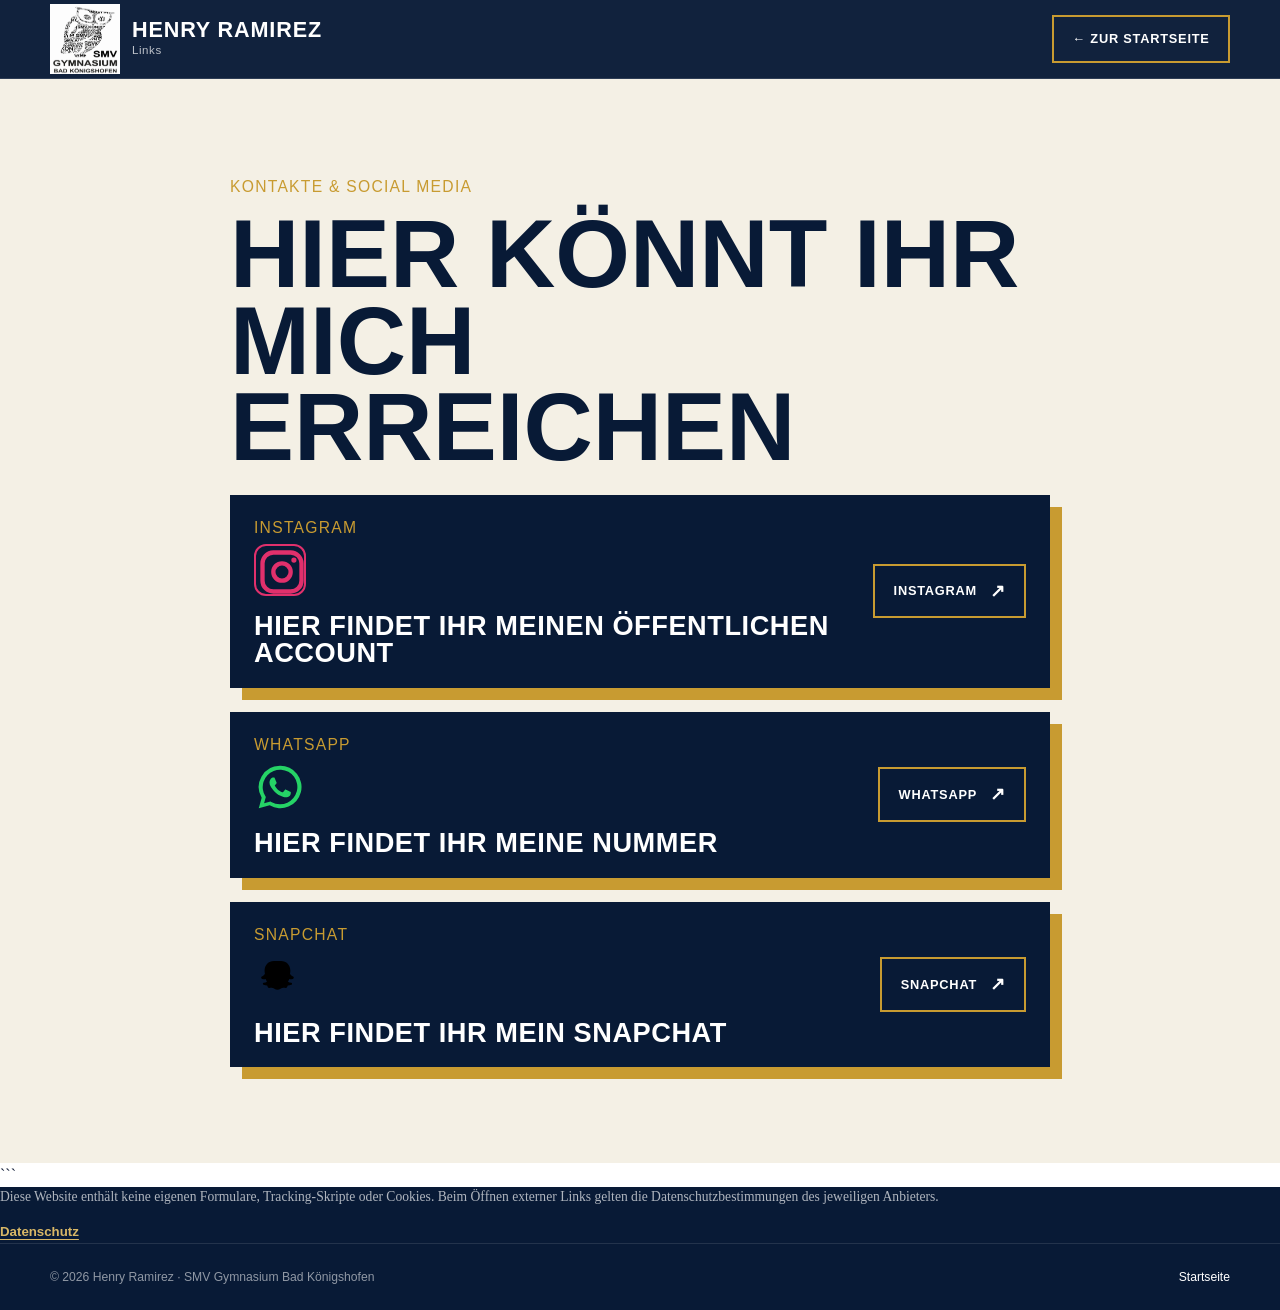
<file: linktree.html>
<!DOCTYPE html>
<html lang="de">
<head>
  <meta charset="UTF-8">
  <meta name="viewport" content="width=device-width, initial-scale=1.0">
  <meta name="description" content="Kontaktlinks für die Website von Henry Ramirez.">
  <title>Linktree | Henry Ramirez</title>
  <link rel="stylesheet" href="styles.css">
  <link rel="icon" type="image/png" href="11156.png">
</head>
<body>
  <header class="site-header">
    <div class="header-inner">
      <a class="brand" href="index.html" aria-label="Zur Startseite">
       <img
          src="11156.png"
          alt="SMV-Logo des Gymnasiums Bad Königshofen"
          width="70"
          height="70"
        >
        <span class="brand-copy">
          <strong>Henry Ramirez</strong>
          <small>Links</small>
        </span>
      </a>
      <a class="button button-outline" href="index.html" style="margin:0">← Zur Startseite</a>
    </div>
  </header>
  
<main class="section social-section" style="background:#f4f0e5; padding:6rem 0; min-height:70vh;">
  <div class="container" style="max-width:820px;">

    <p class="eyebrow">Kontakte &amp; Social Media</p>

    <h1 style="
      margin:0;
      color:#081a36;
      font-family:Impact,Haettenschweiler,'Arial Narrow Bold',sans-serif;
      font-size:clamp(3.2rem,8vw,6rem);
      line-height:.9;
      text-transform:uppercase;
    ">
      Hier könnt ihr mich erreichen
    </h1>


    <!-- INSTAGRAM -->
    <div class="ideas-note reveal-up">
      <div>

        <p class="eyebrow">Instagram</p>

        <div
          class="social-icon instagram-icon"
          aria-hidden="true"
          style="
            width:52px;
            height:52px;
            margin:0 0 1rem;
            color:#E1306C;
          "
        >
          <svg
            viewBox="0 0 24 24"
            width="52"
            height="52"
            fill="none"
            xmlns="http://www.w3.org/2000/svg"
          >
            <rect
              x="3"
              y="3"
              width="18"
              height="18"
              rx="5"
              stroke="currentColor"
              stroke-width="2"
            />
            <circle
              cx="12"
              cy="12"
              r="4"
              stroke="currentColor"
              stroke-width="2"
            />
            <circle
              cx="17.5"
              cy="6.5"
              r="1.2"
              fill="currentColor"
            />
          </svg>
        </div>

        <h3>Hier findet ihr meinen öffentlichen Account</h3>

      </div>

      <a
        class="button button-outline"
        href="https://www.instagram.com/henry.rmz09/"
        target="_blank"
        rel="noopener noreferrer"
      >
        Instagram
        <span aria-hidden="true">↗</span>
      </a>
    </div>


    <!-- WHATSAPP -->
    <div class="ideas-note reveal-up">
      <div>

        <p class="eyebrow">WhatsApp</p>

        <div
          class="social-icon whatsapp-icon"
          aria-hidden="true"
          style="
            width:52px;
            height:52px;
            margin:0 0 1rem;
            color:#25D366;
          "
        >
          <svg
            viewBox="0 0 24 24"
            width="52"
            height="52"
            xmlns="http://www.w3.org/2000/svg"
          >
            <path
              fill="currentColor"
              d="M12 2.2a9.8 9.8 0 0 0-8.45 14.76L2.2 21.8l5.03-1.32A9.8 9.8 0 1 0 12 2.2Zm0 17.8a8 8 0 0 1-4.07-1.11l-.29-.17-2.98.78.8-2.9-.19-.3A8 8 0 1 1 12 20Zm4.4-5.95c-.24-.12-1.42-.7-1.64-.78-.22-.08-.38-.12-.54.12-.16.24-.62.78-.76.94-.14.16-.28.18-.52.06-.24-.12-1.01-.37-1.92-1.17-.71-.63-1.19-1.41-1.33-1.65-.14-.24-.02-.37.1-.49.11-.11.24-.28.36-.42.12-.14.16-.24.24-.4.08-.16.04-.3-.02-.42-.06-.12-.54-1.3-.74-1.78-.2-.47-.4-.41-.54-.42h-.46c-.16 0-.42.06-.64.3-.22.24-.84.82-.84 2.01s.86 2.33.98 2.49c.12.16 1.7 2.6 4.12 3.64.58.25 1.04.39 1.4.5.59.19 1.13.16 1.56.1.48-.07 1.42-.58 1.62-1.14.2-.56.2-1.04.14-1.14-.06-.1-.22-.16-.46-.28Z"
            />
          </svg>
        </div>

        <h3>Hier findet ihr meine Nummer</h3>

      </div>


      <a
        class="button button-outline"
        href="https://wa.me/4915229374707"
        target="_blank"
        rel="noopener noreferrer"
      >
        WhatsApp
        <span aria-hidden="true">↗</span>
      </a>
    </div>


    <!-- SNAPCHAT -->
    <div class="ideas-note reveal-up">
      <div>

        <p class="eyebrow">Snapchat</p>

        <div
          class="social-icon snapchat-icon"
          aria-hidden="true"
          style="
            width:52px;
            height:52px;
            margin:0 0 1rem;
            color:#000000;
          "
        >
          <svg
            viewBox="0 0 24 24"
            width="40"
            height="52"
            xmlns="http://www.w3.org/2000/svg"
          >
            <path
              fill="currentColor"
              d="M12 2.4c-3.36 0-5.65 2.46-5.65 5.8 0 .63.08 1.24.21 1.8-.3.7-.93 1.28-1.85 1.76-.28.15-.45.42-.42.72.04.34.31.6.66.66.52.09 1.02.14 1.5.14.17 0 .34 0 .5-.02.23.53.45 1.06.82 1.53-.58.31-1.22.53-1.93.65-.3.05-.52.29-.54.59-.02.3.18.57.47.65.68.2 1.39.36 2.14.48.12.43.3.83.54 1.18.15.21.4.31.65.27.66-.1 1.34-.14 2.05-.03.4.06.77.22 1.11.47.55.4 1.17.63 1.82.63s1.27-.23 1.82-.63c.34-.25.71-.41 1.11-.47.71-.11 1.39-.07 2.05.03.25.04.5-.06.65-.27.24-.35.42-.75.54-1.18.75-.12 1.46-.28 2.14-.48.29-.08.49-.35.47-.65-.02-.3-.24-.54-.54-.59-.71-.12-1.35-.34-1.93-.65.37-.47.59-1 .82-1.53.16.02.33.02.5.02.48 0 .98-.05 1.5-.14.35-.06.62-.32.66-.66.03-.3-.14-.57-.42-.72-.92-.48-1.55-1.06-1.85-1.76.13-.56.21-1.17.21-1.8 0-3.34-2.29-5.8-5.65-5.8Z"
            />
          </svg>
        </div>

        <h3>Hier findet ihr mein Snapchat</h3>

      </div>

     
      <a
        class="button button-outline"
        href="https://www.snapchat.com/add/henry_ramirez04"
        target="_blank"
        rel="noopener noreferrer"
      >
        Snapchat
        <span aria-hidden="true">↗</span>
      </a>
    </div>

  </div>
</main>
```


  <footer class="site-footer">
      <div class="footer-legal">
        <p>
          Diese Website enthält keine eigenen Formulare, Tracking-Skripte oder Cookies.
          Beim Öffnen externer Links gelten die Datenschutzbestimmungen des jeweiligen Anbieters.
        </p>
        <a href="datenschutz.html">Datenschutz</a>
      </div> 
    
    <div class="footer-bottom">
      <div class="container footer-bottom-inner">
        <p>&copy; 2026 Henry Ramirez · SMV Gymnasium Bad Königshofen</p>
        <a href="index.html">Startseite</a>
      </div>
    </div>
  </footer>
</body>
</html>
</file>
<file: styles.css>
:root {
  --navy: #081a36;
  --navy-2: #10284d;
  --cream: #f4f0e5;
  --cream-2: #ebe6d8;
  --gold: #c89b31;
  --gold-light: #d8b766;
  --white: #ffffff;
  --ink: #15203a;
  --muted: #626a78;
  --line: rgba(8, 26, 54, 0.13);
  --shadow: 0 18px 50px rgba(8, 26, 54, 0.13);
  --radius: 24px;
  --max-width: 1180px;
}

* {
  box-sizing: border-box;
}

html {
  scroll-behavior: smooth;
  scroll-padding-top: 84px;
}

body {
  margin: 0;
  color: var(--ink);
  background: var(--white);
  font-family: Georgia, "Times New Roman", serif;
  line-height: 1.5;
  overflow-x: hidden;
}

img {
  display: block;
  max-width: 100%;
}

a {
  color: inherit;
}

button,
input,
label {
  font: inherit;
}

.skip-link {
  position: fixed;
  left: 1rem;
  top: -4rem;
  z-index: 9999;
  padding: .65rem .9rem;
  background: var(--gold);
  color: var(--navy);
  text-decoration: none;
  font-weight: 700;
}

.skip-link:focus {
  top: 1rem;
}

.container {
  width: min(calc(100% - 2rem), var(--max-width));
  margin-inline: auto;
}

.section {
  position: relative;
  isolation: isolate;
}

/* ---------------- HEADER ---------------- */
.site-header {
  position: sticky;
  top: 0;
  z-index: 1000;
  border-bottom: 1px solid rgba(255, 255, 255, .12);
  background: rgba(8, 26, 54, .96);
  backdrop-filter: blur(10px);
}

.header-inner {
  width: min(calc(100% - 2rem), var(--max-width));
  min-height: 78px;
  margin-inline: auto;
  display: flex;
  align-items: center;
  justify-content: space-between;
  gap: 2rem;
}

.brand {
  display: inline-flex;
  align-items: center;
  gap: .75rem;
  color: var(--white);
  text-decoration: none;
  min-width: 0;
}

.brand-logo {
  width: 44px;
  height: 44px;
  object-fit: contain;
  filter: brightness(0) invert(1);
}

.brand-copy {
  display: grid;
  gap: .05rem;
}

.brand-copy strong {
  font-family: Impact, Haettenschweiler, "Arial Narrow Bold", sans-serif;
  font-size: 1.35rem;
  letter-spacing: .04em;
  text-transform: uppercase;
  line-height: 1;
}

.brand-copy small {
  color: rgba(255, 255, 255, .72);
  font-family: Arial, Helvetica, sans-serif;
  font-size: .72rem;
  letter-spacing: .05em;
}

.main-nav {
  display: flex;
  align-items: center;
  gap: .35rem;
}

.main-nav a {
  position: relative;
  padding: .6rem .8rem;
  color: rgba(255, 255, 255, .83);
  text-decoration: none;
  font-family: Arial, Helvetica, sans-serif;
  font-size: .86rem;
  font-weight: 700;
  letter-spacing: .04em;
  transition: color .2s ease;
}

.main-nav a::after {
  content: "";
  position: absolute;
  left: .8rem;
  right: .8rem;
  bottom: .35rem;
  height: 2px;
  background: var(--gold);
  transform: scaleX(0);
  transform-origin: left;
  transition: transform .2s ease;
}

.main-nav a:hover,
.main-nav a:focus-visible {
  color: var(--white);
}

.main-nav a:hover::after,
.main-nav a:focus-visible::after {
  transform: scaleX(1);
}

.nav-toggle,
.burger {
  display: none;
}

/* ---------------- HERO ---------------- */
.hero {
  min-height: 690px;
  display: grid;
  align-items: center;
  overflow: hidden;
  background: var(--white);
}

.hero::before {
  content: "";
  position: absolute;
  inset: 0 auto 0 0;
  width: 58%;
  background: var(--cream);
  clip-path: polygon(0 0, 78% 0, 100% 48%, 80% 100%, 0 100%);
  z-index: -1;
}

.hero-diagonal {
  position: absolute;
  right: -12vw;
  top: -18vh;
  width: 45vw;
  height: 75vw;
  max-width: 720px;
  max-height: 900px;
  border: 3px solid rgba(200, 155, 49, .55);
  transform: rotate(28deg);
  border-radius: 50%;
  z-index: -1;
  opacity: .42;
}

.hero-grid {
  min-height: 690px;
  display: grid;
  grid-template-columns: 1.05fr .95fr;
  align-items: center;
  gap: clamp(2rem, 6vw, 7rem);
  padding: 5.4rem 0 4rem;
}

.eyebrow,
.footer-kicker {
  margin: 0 0 .8rem;
  color: var(--gold);
  font-family: Impact, Haettenschweiler, "Arial Narrow Bold", sans-serif;
  font-size: .98rem;
  letter-spacing: .08em;
  text-transform: uppercase;
}

.hero h1 {
  margin: 0;
  max-width: 720px;
  color: var(--navy);
  font-family: Impact, Haettenschweiler, "Arial Narrow Bold", sans-serif;
  font-size: clamp(4rem, 8vw, 7.7rem);
  line-height: .87;
  letter-spacing: .015em;
  text-transform: uppercase;
}

.hero h1 span {
  display: inline-block;
  color: var(--navy-2);
  transform: translateX(.04em);
}

.hero-lead {
  max-width: 620px;
  margin: 1.5rem 0 0;
  font-size: clamp(1.04rem, 1.3vw, 1.2rem);
}

.hero-facts {
  display: flex;
  flex-wrap: wrap;
  gap: .6rem .9rem;
  margin-top: 1.55rem;
  font-family: Arial, Helvetica, sans-serif;
  font-size: .79rem;
  font-weight: 700;
  letter-spacing: .03em;
}

.hero-facts span {
  display: inline-flex;
  align-items: center;
  gap: .6rem;
}

.hero-facts span:not(:last-child)::after {
  content: "•";
  color: var(--gold);
}

.button {
  display: inline-flex;
  align-items: center;
  justify-content: center;
  gap: .8rem;
  min-height: 48px;
  margin-top: 1.8rem;
  padding: .75rem 1.15rem;
  border: 2px solid transparent;
  text-decoration: none;
  font-family: Arial, Helvetica, sans-serif;
  font-size: .8rem;
  font-weight: 800;
  letter-spacing: .06em;
  text-transform: uppercase;
  transition: transform .2s ease, box-shadow .2s ease, background-color .2s ease, color .2s ease;
}

.button span {
  font-size: 1.1rem;
  transition: transform .2s ease;
}

.button:hover {
  transform: translateY(-3px);
}

.button:hover span {
  transform: translateX(3px);
}

.button-gold {
  background: var(--gold);
  color: var(--navy);
  box-shadow: 10px 10px 0 var(--navy);
}

.button-gold:hover,
.button-gold:focus-visible {
  box-shadow: 6px 6px 0 var(--navy);
}

.hero-visual {
  display: grid;
  justify-items: center;
  gap: 1.5rem;
}

.portrait-frame {
  position: relative;
  width: min(430px, 92vw);
  aspect-ratio: 1 / 1;
  padding: 15px;
  border: 4px solid var(--gold);
  border-radius: 50%;
  background: var(--white);
  box-shadow: 0 0 0 8px rgba(200, 155, 49, .13), var(--shadow);
  overflow: hidden;
}

.portrait-frame img {
  width: 100%;
  height: 100%;
  object-fit: cover;
  border-radius: 50%;
  background: linear-gradient(145deg, var(--cream-2), var(--white));
}

.portrait-fallback {
  position: absolute;
  inset: 15px;
  display: grid;
  place-items: center;
  border-radius: 50%;
  background: radial-gradient(circle at 35% 35%, #ffffff 0 23%, var(--cream-2) 24% 100%);
  color: var(--navy);
  font-family: Impact, Haettenschweiler, "Arial Narrow Bold", sans-serif;
  font-size: clamp(2.2rem, 4vw, 3.6rem);
  line-height: .85;
  text-align: center;
  letter-spacing: .05em;
  text-transform: uppercase;
}

.portrait-frame:has(img) .portrait-fallback {
  opacity: 0;
  pointer-events: none;
}

.election-card {
  display: grid;
  gap: .15rem;
  width: min(360px, 86vw);
  padding: 1rem 1.2rem 1.05rem;
  background: var(--navy);
  color: var(--white);
  box-shadow: 12px 12px 0 var(--gold);
  transform: rotate(-1.1deg);
}

.election-label {
  color: var(--gold-light);
  font-family: Impact, Haettenschweiler, "Arial Narrow Bold", sans-serif;
  font-size: .95rem;
  letter-spacing: .08em;
  text-transform: uppercase;
}

.election-card strong {
  font-family: Impact, Haettenschweiler, "Arial Narrow Bold", sans-serif;
  font-size: clamp(1.15rem, 2vw, 1.55rem);
  letter-spacing: .02em;
  text-transform: uppercase;
}

/* ---------------- IDEAS ---------------- */
.ideas {
  background: #f2f2f0;
  padding: 6.4rem 0 6rem;
  overflow: hidden;
}

.ideas::before {
  content: "";
  position: absolute;
  left: -10%;
  bottom: 8%;
  width: 46%;
  height: 70%;
  background: var(--cream);
  clip-path: polygon(0 20%, 72% 0, 100% 34%, 78% 100%, 0 100%);
  opacity: .86;
  z-index: -1;
}

.section-heading {
  max-width: 760px;
  margin-bottom: 3.1rem;
}

.section-heading h2 {
  margin: 0;
  color: var(--navy);
  font-family: Impact, Haettenschweiler, "Arial Narrow Bold", sans-serif;
  font-size: clamp(3rem, 6vw, 5.6rem);
  line-height: .9;
  letter-spacing: .01em;
  text-transform: uppercase;
}

.section-heading > p:last-child {
  max-width: 700px;
  margin: 1.3rem 0 0;
  font-size: 1.06rem;
}

.ideas-grid {
  display: grid;
  grid-template-columns: repeat(3, 1fr);
  gap: 1.25rem;
}

.idea-card {
  position: relative;
  min-height: 320px;
  padding: 1.55rem 1.55rem 1.7rem;
  background: var(--white);
  border: 1px solid var(--line);
  box-shadow: 0 10px 28px rgba(8, 26, 54, .05);
  transition: transform .25s ease, box-shadow .25s ease, border-color .25s ease;
}

.idea-card:hover {
  transform: translateY(-8px);
  border-color: rgba(200, 155, 49, .7);
  box-shadow: 0 22px 42px rgba(8, 26, 54, .12);
}

.idea-number {
  color: var(--gold);
  font-family: Impact, Haettenschweiler, "Arial Narrow Bold", sans-serif;
  font-size: 2.6rem;
  line-height: 1;
  letter-spacing: .06em;
}

.idea-card h3 {
  margin: 1.25rem 0 .8rem;
  color: var(--navy);
  font-family: Impact, Haettenschweiler, "Arial Narrow Bold", sans-serif;
  font-size: 1.65rem;
  line-height: 1.02;
  letter-spacing: .015em;
  text-transform: uppercase;
}

.idea-card p {
  margin: 0;
  color: #454d5b;
}

.idea-line {
  display: block;
  width: 64px;
  height: 4px;
  margin-top: 1.65rem;
  background: var(--gold);
}

.ideas-note {
  display: flex;
  align-items: center;
  justify-content: space-between;
  gap: 2rem;
  margin-top: 1.5rem;
  padding: 1.35rem 1.5rem;
  background: var(--navy);
  color: var(--white);
  box-shadow: 12px 12px 0 var(--gold);
}

.ideas-note .eyebrow {
  margin-bottom: .25rem;
}

.ideas-note h3 {
  margin: 0;
  font-family: Impact, Haettenschweiler, "Arial Narrow Bold", sans-serif;
  font-size: 1.7rem;
  line-height: 1;
  letter-spacing: .02em;
  text-transform: uppercase;
}

.button-outline {
  margin: 0;
  border-color: var(--gold);
  color: var(--white);
  white-space: nowrap;
}

.button-outline:hover,
.button-outline:focus-visible {
  background: var(--gold);
  color: var(--navy);
}

/* ---------------- FOOTER ---------------- */
.site-footer {
  background: var(--navy);
  color: var(--white);
}

.footer-grid {
  display: grid;
  grid-template-columns: 1.2fr .9fr 1fr;
  gap: 2rem;
  padding: 3.1rem 0;
}

.footer-brand {
  display: flex;
  align-items: center;
  gap: 1rem;
}

.footer-mark {
  display: grid;
  place-items: center;
  width: 58px;
  height: 58px;
  border: 2px solid var(--gold);
  color: var(--gold);
  font-family: Impact, Haettenschweiler, "Arial Narrow Bold", sans-serif;
  letter-spacing: .06em;
}

.footer-brand strong,
.footer-brand span {
  display: block;
}

.footer-brand strong {
  font-family: Impact, Haettenschweiler, "Arial Narrow Bold", sans-serif;
  font-size: 1.55rem;
  text-transform: uppercase;
}

.footer-brand span {
  color: rgba(255, 255, 255, .68);
  font-size: .92rem;
}

.footer-kicker {
  margin-bottom: .65rem;
}

.instagram-link {
  display: inline-flex;
  align-items: center;
  gap: .7rem;
  text-decoration: none;
  transition: transform .2s ease, color .2s ease;
}

.instagram-link:hover {
  color: var(--gold-light);
  transform: translateX(3px);
}

.instagram-qr {
  width: 52px;
  height: 52px;
  flex: 0 0 52px;
  object-fit: cover;
  border: 2px solid var(--gold);
  background: var(--white);
  padding: 2px;
  transition: transform .2s ease;
}

.instagram-link:hover .instagram-qr {
  transform: scale(1.04);
}

.instagram-icon {
  display: grid;
  place-items: center;
  width: 40px;
  height: 40px;
  border: 2px solid currentColor;
  border-radius: 12px;
  font-family: Arial, Helvetica, sans-serif;
  font-size: 1.5rem;
}

.instagram-link strong,
.instagram-link small {
  display: block;
}

.instagram-link strong {
  font-family: Arial, Helvetica, sans-serif;
  font-size: .95rem;
  letter-spacing: .05em;
}

.instagram-link small {
  margin-top: .05rem;
  color: rgba(255, 255, 255, .58);
  font-family: Arial, Helvetica, sans-serif;
}

.footer-legal p {
  margin: 0 0 .7rem;
  color: rgba(255, 255, 255, .68);
  font-size: .85rem;
}

.footer-legal a {
  color: var(--gold-light);
  font-family: Arial, Helvetica, sans-serif;
  font-size: .83rem;
  font-weight: 700;
  text-underline-offset: 3px;
}

.footer-bottom {
  border-top: 1px solid rgba(255, 255, 255, .11);
}

.footer-bottom-inner {
  min-height: 66px;
  display: flex;
  align-items: center;
  justify-content: space-between;
  gap: 1rem;
  color: rgba(255, 255, 255, .55);
  font-family: Arial, Helvetica, sans-serif;
  font-size: .76rem;
}

.footer-bottom-inner p {
  margin: 0;
}

.footer-bottom-inner a {
  color: var(--white);
  text-decoration: none;
}

/* ---------------- MOTION ---------------- */
@keyframes fade-up {
  from { opacity: 0; transform: translateY(24px); }
  to { opacity: 1; transform: translateY(0); }
}

@keyframes fade-in {
  from { opacity: 0; transform: scale(.96); }
  to { opacity: 1; transform: scale(1); }
}

.reveal-up {
  animation: fade-up .7s cubic-bezier(.22, 1, .36, 1) both;
}

.reveal-in {
  animation: fade-in .85s cubic-bezier(.22, 1, .36, 1) .12s both;
}

.delay-1 { animation-delay: .08s; }
.delay-2 { animation-delay: .16s; }

:focus-visible {
  outline: 3px solid var(--gold-light);
  outline-offset: 3px;
}

@media (prefers-reduced-motion: reduce) {
  html { scroll-behavior: auto; }

  *,
  *::before,
  *::after {
    animation-duration: .001ms !important;
    animation-iteration-count: 1 !important;
    transition-duration: .001ms !important;
  }
}

/* ---------------- RESPONSIVE ---------------- */
@media (max-width: 980px) {
  .hero-grid {
    grid-template-columns: 1fr;
    padding-top: 4rem;
  }

  .hero-visual {
    justify-items: start;
  }

  .portrait-frame {
    width: min(380px, 78vw);
    align-self: center;
    margin-inline: auto;
  }

  .election-card {
    align-self: center;
    margin-inline: auto;
  }

  .ideas-grid {
    grid-template-columns: 1fr;
  }

  .idea-card {
    min-height: auto;
  }

  .footer-grid {
    grid-template-columns: 1fr 1fr;
  }

  .footer-legal {
    grid-column: 1 / -1;
    max-width: 720px;
  }
}

/* =========================================================
   MOBILE – RESPONSIVE LAYOUT
   ========================================================= */

@media (max-width: 700px) {

  /* ---------- GRUNDLAYOUT ---------- */

  html {
    scroll-padding-top: 72px;
  }

  body {
    overflow-x: hidden;
  }

  .container,
  .header-inner {
    width: 92%;
    max-width: 100%;
    margin-left: auto;
    margin-right: auto;
  }


  /* =======================================================
     HEADER
     ======================================================= */

  .site-header {
    position: sticky;
    top: 0;
  }

  .header-inner {
    min-height: clamp(64px, 17vw, 76px);
    gap: 3%;
  }

  .brand {
    width: auto;
    max-width: 82%;
    gap: 3%;
  }

  .brand-logo {
    width: clamp(34px, 10vw, 44px);
    height: clamp(34px, 10vw, 44px);
    flex-shrink: 0;
  }

  .brand-copy {
    min-width: 0;
  }

  .brand-copy strong {
    font-size: clamp(.9rem, 4vw, 1.25rem);
    white-space: nowrap;
  }

  .brand-copy small {
    display: none;
  }


  /* ---------- BURGER ---------- */

  .nav-toggle,
  .burger {
    display: block;
  }

  .nav-toggle {
    position: absolute;
    width: 1px;
    height: 1px;
    opacity: 0;
    pointer-events: none;
  }

  .burger {
    width: clamp(40px, 11vw, 48px);
    height: clamp(40px, 11vw, 48px);
    flex-shrink: 0;
    cursor: pointer;

    display: grid;
    place-items: center;
    align-content: center;
    gap: clamp(4px, 1.2vw, 6px);
  }

  .burger span {
    display: block;
    width: clamp(21px, 6.5vw, 27px);
    height: 2px;
    background: var(--white);

    transition:
      transform .25s ease,
      opacity .2s ease;
  }

  .nav-toggle:checked + .burger span:nth-child(1) {
    transform: translateY(clamp(6px, 1.8vw, 8px)) rotate(45deg);
  }

  .nav-toggle:checked + .burger span:nth-child(2) {
    opacity: 0;
  }

  .nav-toggle:checked + .burger span:nth-child(3) {
    transform: translateY(clamp(-8px, -1.8vw, -6px)) rotate(-45deg);
  }


  /* ---------- MOBILE NAVIGATION ---------- */

  .main-nav {
    position: absolute;

    top: calc(100% + 1vw);
    left: 4%;
    right: 4%;

    display: grid;
    gap: .2rem;

    padding: 2%;

    background: var(--navy);
    border: 1px solid rgba(255, 255, 255, .12);
    box-shadow: 0 4vw 10vw rgba(8, 26, 54, .25);

    opacity: 0;
    pointer-events: none;

    transform: translateY(-3vw);

    transition:
      opacity .25s ease,
      transform .25s ease;
  }

  .nav-toggle:checked ~ .main-nav {
    opacity: 1;
    pointer-events: auto;
    transform: translateY(0);
  }

  .main-nav a {
    padding: 3.5% 4%;
    font-size: clamp(.78rem, 3.2vw, .92rem);
  }


  /* =======================================================
     HERO
     ======================================================= */

  .hero {
    min-height: auto;
  }

  .hero::before {
    width: 100%;
    clip-path: polygon(
      0 0,
      88% 0,
      100% 12%,
      92% 100%,
      0 100%
    );
  }

  .hero-diagonal {
    right: -30vw;
    top: -5vh;

    width: 70vw;
    height: 105vw;

    border-width: clamp(2px, .7vw, 4px);

    opacity: .3;
  }

  .hero-grid {

    /* Eine Spalte auf dem Handy */
    grid-template-columns: 1fr;

    min-height: auto;

    gap: clamp(2.2rem, 9vw, 4rem);

    padding-top: clamp(2.5rem, 9vw, 4rem);
    padding-bottom: clamp(3rem, 10vw, 5rem);
  }


  /* ---------- HERO TEXT ---------- */

  .hero-content {
    width: 100%;
  }

  .eyebrow {
    margin-bottom: 2vw;
    font-size: clamp(.72rem, 2.8vw, .95rem);
    letter-spacing: .06em;
  }

  .hero h1 {
    width: 100%;
    max-width: 100%;

    /*
       Schrift wächst mit der Bildschirmbreite,
       bleibt aber innerhalb sinnvoller Grenzen.
    */
    font-size: clamp(3.1rem, 16vw, 5.7rem);

    line-height: .86;
    letter-spacing: .01em;
  }

  .hero-lead {
    width: 100%;
    max-width: 100%;

    margin-top: clamp(1rem, 4vw, 1.5rem);

    font-size: clamp(.92rem, 4vw, 1.15rem);
    line-height: 1.5;
  }

  .hero-facts {

    width: 100%;

    display: grid;
    grid-template-columns: 1fr;

    gap: 1vw;

    margin-top: clamp(1rem, 4vw, 1.6rem);

    font-size: clamp(.68rem, 3vw, .82rem);
  }

  .hero-facts span:not(:last-child)::after {
    display: none;
  }


  /* ---------- BUTTON ---------- */

  .button {
    width: 100%;
    min-height: clamp(44px, 13vw, 54px);

    margin-top: clamp(1.3rem, 5vw, 2rem);

    padding:
      3%
      5%;

    font-size: clamp(.7rem, 3vw, .82rem);

    box-shadow: none;
  }

  .button-gold {
    box-shadow:
      clamp(5px, 2vw, 8px)
      clamp(5px, 2vw, 8px)
      0
      var(--navy);
  }


  /* =======================================================
     HERO BILD
     ======================================================= */

  .hero-visual {
    width: 100%;

    display: grid;
    justify-items: center;

    gap: clamp(1rem, 5vw, 1.7rem);
  }

  .portrait-frame {

    /*
       78vw bedeutet:
       Das Bild nimmt 78 % der Bildschirmbreite ein.
       max-width verhindert, dass es auf größeren Handys
       unnötig groß wird.
    */
    width: min(78vw, 350px);

    padding: clamp(8px, 2.5vw, 14px);

    border-width: clamp(2px, .9vw, 4px);

    box-shadow:
      0 0 0 clamp(4px, 1.7vw, 8px)
      rgba(200, 155, 49, .13),
      0 clamp(4vw, 8vw, 30px)
      clamp(10vw, 15vw, 50px)
      rgba(8, 26, 54, .12);
  }

  .portrait-fallback {
    inset: clamp(8px, 2.5vw, 14px);

    font-size: clamp(1.8rem, 8vw, 3.2rem);
  }


  /* ---------- WAHLTERMIN ---------- */

  .election-card {

    width: min(88vw, 350px);

    padding:
      clamp(.8rem, 3vw, 1rem)
      clamp(1rem, 4vw, 1.3rem);

    box-shadow:
      clamp(6px, 2.5vw, 12px)
      clamp(6px, 2.5vw, 12px)
      0
      var(--gold);
  }

  .election-label {
    font-size: clamp(.72rem, 3vw, .95rem);
  }

  .election-card strong {
    font-size: clamp(1rem, 4.5vw, 1.45rem);
  }


  /* =======================================================
     ZIELE & IDEEN
     ======================================================= */

  .ideas {

    padding:
      clamp(3rem, 10vw, 5rem)
      0
      clamp(3.5rem, 11vw, 6rem);
  }

  .ideas::before {

    left: -25%;
    bottom: 5%;

    width: 90%;
    height: 55%;
  }


  /* ---------- ÜBERSCHRIFT ---------- */

  .section-heading {

    width: 100%;
    max-width: 100%;

    margin-bottom: clamp(1.8rem, 7vw, 3rem);
  }

  .section-heading h2 {

    width: 100%;

    font-size:
      clamp(2.5rem, 12.5vw, 4.5rem);

    line-height: .88;
  }

  .section-heading > p:last-child {

    width: 100%;

    margin-top: clamp(.9rem, 3.5vw, 1.4rem);

    font-size: clamp(.92rem, 3.8vw, 1.05rem);
    line-height: 1.5;
  }


  /* =======================================================
     IDEEN-KARTEN
     ======================================================= */

  .ideas-grid {

    width: 100%;

    display: grid;

    /*
       1fr statt fixer Breiten:
       nimmt immer den kompletten vorhandenen Platz ein.
    */
    grid-template-columns: minmax(0, 1fr);

    gap: clamp(.8rem, 3vw, 1.25rem);
  }

  .idea-card {

    width: 100%;
    min-width: 0;
    min-height: auto;

    padding:
      clamp(1rem, 5vw, 1.6rem);

    border-radius: 0;

    transition:
      transform .25s ease,
      box-shadow .25s ease,
      border-color .25s ease;
  }

  /*
     Auf Touchscreens kein dauerhaftes "Hover-Hochspringen".
  */
  .idea-card:hover {
    transform: none;
  }

  .idea-number {
    font-size: clamp(2rem, 9vw, 2.7rem);
  }

  .idea-card h3 {

    margin-top: clamp(.9rem, 4vw, 1.3rem);

    font-size:
      clamp(1.25rem, 6vw, 1.7rem);

    line-height: 1;
  }

  .idea-card p {

    font-size:
      clamp(.9rem, 3.8vw, 1rem);

    line-height: 1.5;
  }

  .idea-line {

    width: clamp(45px, 16vw, 65px);

    height: clamp(3px, .9vw, 4px);

    margin-top: clamp(1rem, 4vw, 1.6rem);
  }


  /* =======================================================
     CTA
     ======================================================= */

  .ideas-note {

    width: 100%;

    display: flex;
    flex-direction: column;

    align-items: stretch;

    gap: clamp(1rem, 4vw, 1.5rem);

    margin-top: clamp(1rem, 4vw, 1.5rem);

    padding:
      clamp(1rem, 5vw, 1.5rem);

    box-shadow:
      clamp(5px, 2vw, 9px)
      clamp(5px, 2vw, 9px)
      0
      var(--gold);
  }

  .ideas-note h3 {

    font-size:
      clamp(1.25rem, 6vw, 1.7rem);
  }

  .button-outline {

    width: 100%;
    white-space: normal;
  }


  /* =======================================================
     FOOTER
     ======================================================= */

  .footer-grid {

    width: 92%;

    grid-template-columns: minmax(0, 1fr);

    gap: clamp(1.5rem, 7vw, 2.5rem);

    padding:
      clamp(2rem, 8vw, 3rem)
      0;
  }

  .footer-brand {
    width: 100%;
    gap: clamp(.7rem, 3vw, 1rem);
  }

  .footer-mark {

    width: clamp(46px, 15vw, 60px);
    height: clamp(46px, 15vw, 60px);

    flex-shrink: 0;

    font-size: clamp(.8rem, 3vw, 1rem);
  }

  .footer-brand strong {
    font-size:
      clamp(1.15rem, 5vw, 1.5rem);
  }

  .footer-brand span {
    font-size:
      clamp(.75rem, 3.2vw, .92rem);
  }


  /* ---------- INSTAGRAM ---------- */

  .instagram-link {

    width: 100%;

    min-width: 0;

    gap: clamp(.5rem, 2.5vw, .8rem);
  }

  .instagram-qr {

    width: clamp(42px, 14vw, 55px);
    height: clamp(42px, 14vw, 55px);

    flex: 0 0 clamp(42px, 14vw, 55px);
  }

  .instagram-icon {

    width: clamp(34px, 11vw, 42px);
    height: clamp(34px, 11vw, 42px);

    border-radius: clamp(8px, 3vw, 12px);

    font-size:
      clamp(1.1rem, 5vw, 1.5rem);
  }

  .instagram-link strong {
    font-size:
      clamp(.78rem, 3.4vw, .95rem);
  }


  /* ---------- DATENSCHUTZ ---------- */

  .footer-legal {

    width: 100%;
  }

  .footer-legal p {

    font-size:
      clamp(.72rem, 3.1vw, .86rem);

    line-height: 1.5;
  }


  /* ---------- COPYRIGHT ---------- */

  .footer-bottom-inner {

    width: 92%;

    min-height: auto;

    display: flex;
    flex-direction: column;

    align-items: flex-start;
    justify-content: center;

    gap: 1vw;

    padding:
      clamp(.7rem, 3vw, 1rem)
      0;
  }

  .footer-bottom-inner p {

    font-size:
      clamp(.65rem, 2.7vw, .78rem);

    line-height: 1.4;
  }

  .footer-bottom-inner a {

    font-size:
      clamp(.7rem, 3vw, .82rem);
  }
}


/* =========================================================
   EXTRA: SEHR KLEINE HANDYS
   ========================================================= */

@media (max-width: 380px) {

  .container,
  .header-inner,
  .footer-grid,
  .footer-bottom-inner {
    width: 94%;
  }

  .hero h1 {
    font-size: clamp(2.8rem, 15vw, 4rem);
  }

  .section-heading h2 {
    font-size: clamp(2.3rem, 12vw, 3.5rem);
  }

  .ideas-grid {
    gap: 3vw;
  }

  .idea-card {
    padding: 5vw;
  }
}
</file>
